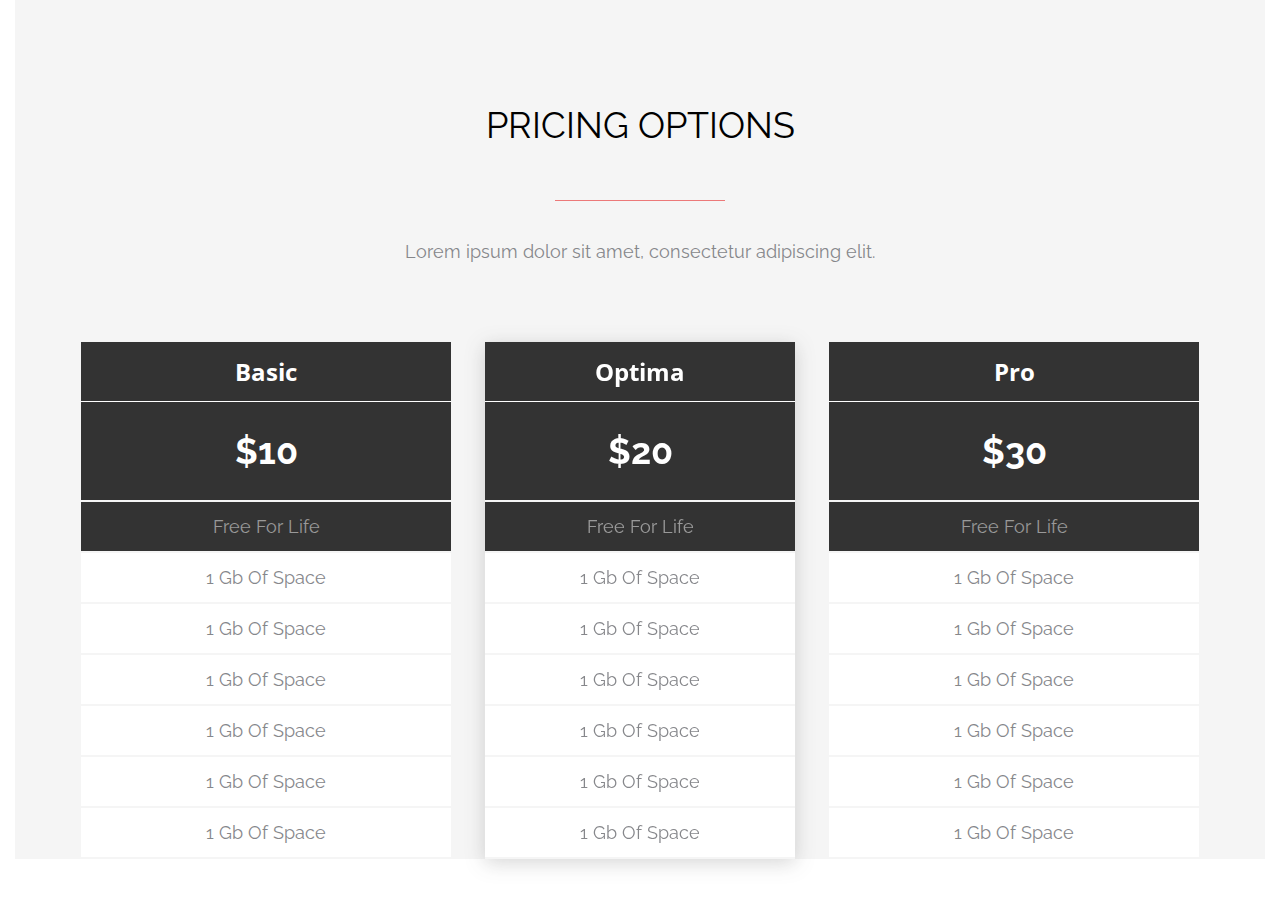
<file: [L3] Вёрстка секции pricing/index.html>
<!DOCTYPE html>
<html lang="ru">
<head>
    <meta charset="UTF-8">
    <meta http-equiv="X-UA-Compatible" content="IE=edge">
    <meta name="viewport" content="width=device-width, initial-scale=1.0">
    <link rel="stylesheet" href="css/style.css">
    <title>Вёрстка секции Tabs</title>
</head>
<body>
    <section>
        <div class="wrapper">
            <div class="pricing_options">
                <div class="section_title">
                    <h2 class="section_title_chapter">PRICING OPTIONS</h2>
                </div>
                <hr class="title_underline">
                <div class="signature_title">
                    <p>Lorem ipsum dolor sit amet, consectetur adipiscing elit.</p>
                </div>
                <div class="price_content">
                        <ul class="price_cart price__first">
                            <li class="price_cart_item item__class">Basic</li>
                            <li class="price_cart_item cart_cost">$10</li>
                            <li class="price_cart_item cart_life">Free for life</li>
                            <li class="price_cart_item">1 gb of space</li>
                            <li class="price_cart_item">1 gb of space</li>
                            <li class="price_cart_item">1 gb of space</li>
                            <li class="price_cart_item">1 gb of space</li>
                            <li class="price_cart_item">1 gb of space</li>
                            <li class="price_cart_item">1 gb of space</li>
                        </ul>
                    <ul class="price_cart price__second">
                        <li class="price_cart_item item__class">Optima</li>
                        <li class="price_cart_item cart_cost">$20</li>
                        <li class="price_cart_item cart_life">Free for life</li>
                        <li class="price_cart_item">1 gb of space</li>
                        <li class="price_cart_item">1 gb of space</li>
                        <li class="price_cart_item">1 gb of space</li>
                        <li class="price_cart_item">1 gb of space</li>
                        <li class="price_cart_item">1 gb of space</li>
                        <li class="price_cart_item">1 gb of space</li>
                    </ul>
                    <ul class="price_cart price__three">
                        <li class="price_cart_item item__class">Pro</li>
                        <li class="price_cart_item cart_cost">$30</li>
                        <li class="price_cart_item cart_life">Free for life</li>
                        <li class="price_cart_item">1 gb of space</li>
                        <li class="price_cart_item">1 gb of space</li>
                        <li class="price_cart_item">1 gb of space</li>
                        <li class="price_cart_item">1 gb of space</li>
                        <li class="price_cart_item">1 gb of space</li>
                        <li class="price_cart_item">1 gb of space</li>
                    </ul>
                </div>
            </div>
        </div>
    </section>
</body>
</html>
</file>
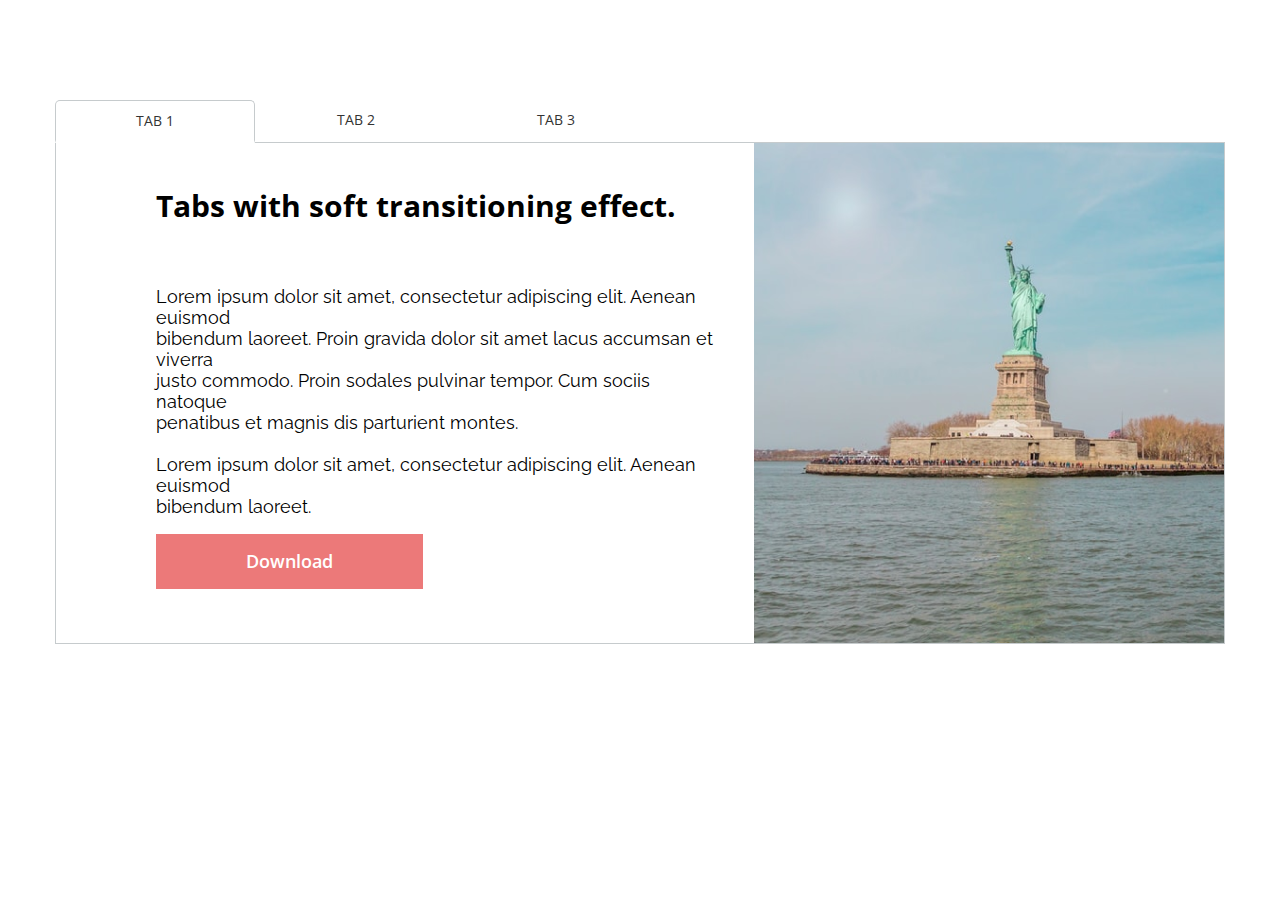
<file: [L4] Вёрстка секции tabs/index.html>
<!DOCTYPE html>
<html lang="ru">
<head>
	<meta charset="UTF-8">
	<meta http-equiv="X-UA-Compatible" content="IE=edge">
	<meta name="viewport" content="width=device-width, initial-scale=1.0">
	<link rel="stylesheet" href="css/style.css">
	<title>tabs section</title>
</head>
<body>
	<section>
		<div class="wrapper">
			<div class="tabs_section">
				<ul class="tabs_button">
					<li class="tabs_button1">TAB 1</li>
					<li class="tabs_button2">TAB 2</li>
					<li class="tabs_button3">TAB 3</li>
				</ul>
				<div class="tabs_content">
					<div class="tabs_content_text">
						<h3 class="tabs_title">Tabs with soft transitioning effect.</h3>
						<p class="tabs_text">Lorem ipsum dolor sit amet, consectetur adipiscing elit. Aenean euismod<br>
						bibendum laoreet. Proin gravida dolor sit amet lacus accumsan et viverra<br>
						justo commodo. Proin sodales pulvinar tempor. Cum sociis natoque<br>
						penatibus et magnis dis parturient montes.<br>
						<br>
						Lorem ipsum dolor sit amet, consectetur adipiscing elit. Aenean euismod<br>
						bibendum laoreet.</p>
						<button class="tabs_download">Download</button>
					</div>
					<img class="statue_of_liberty" src="img/statue_of_liberty.png" alt="">
				</div>
			</div>
		</div>
	</section>
</body>
</html>
</file>
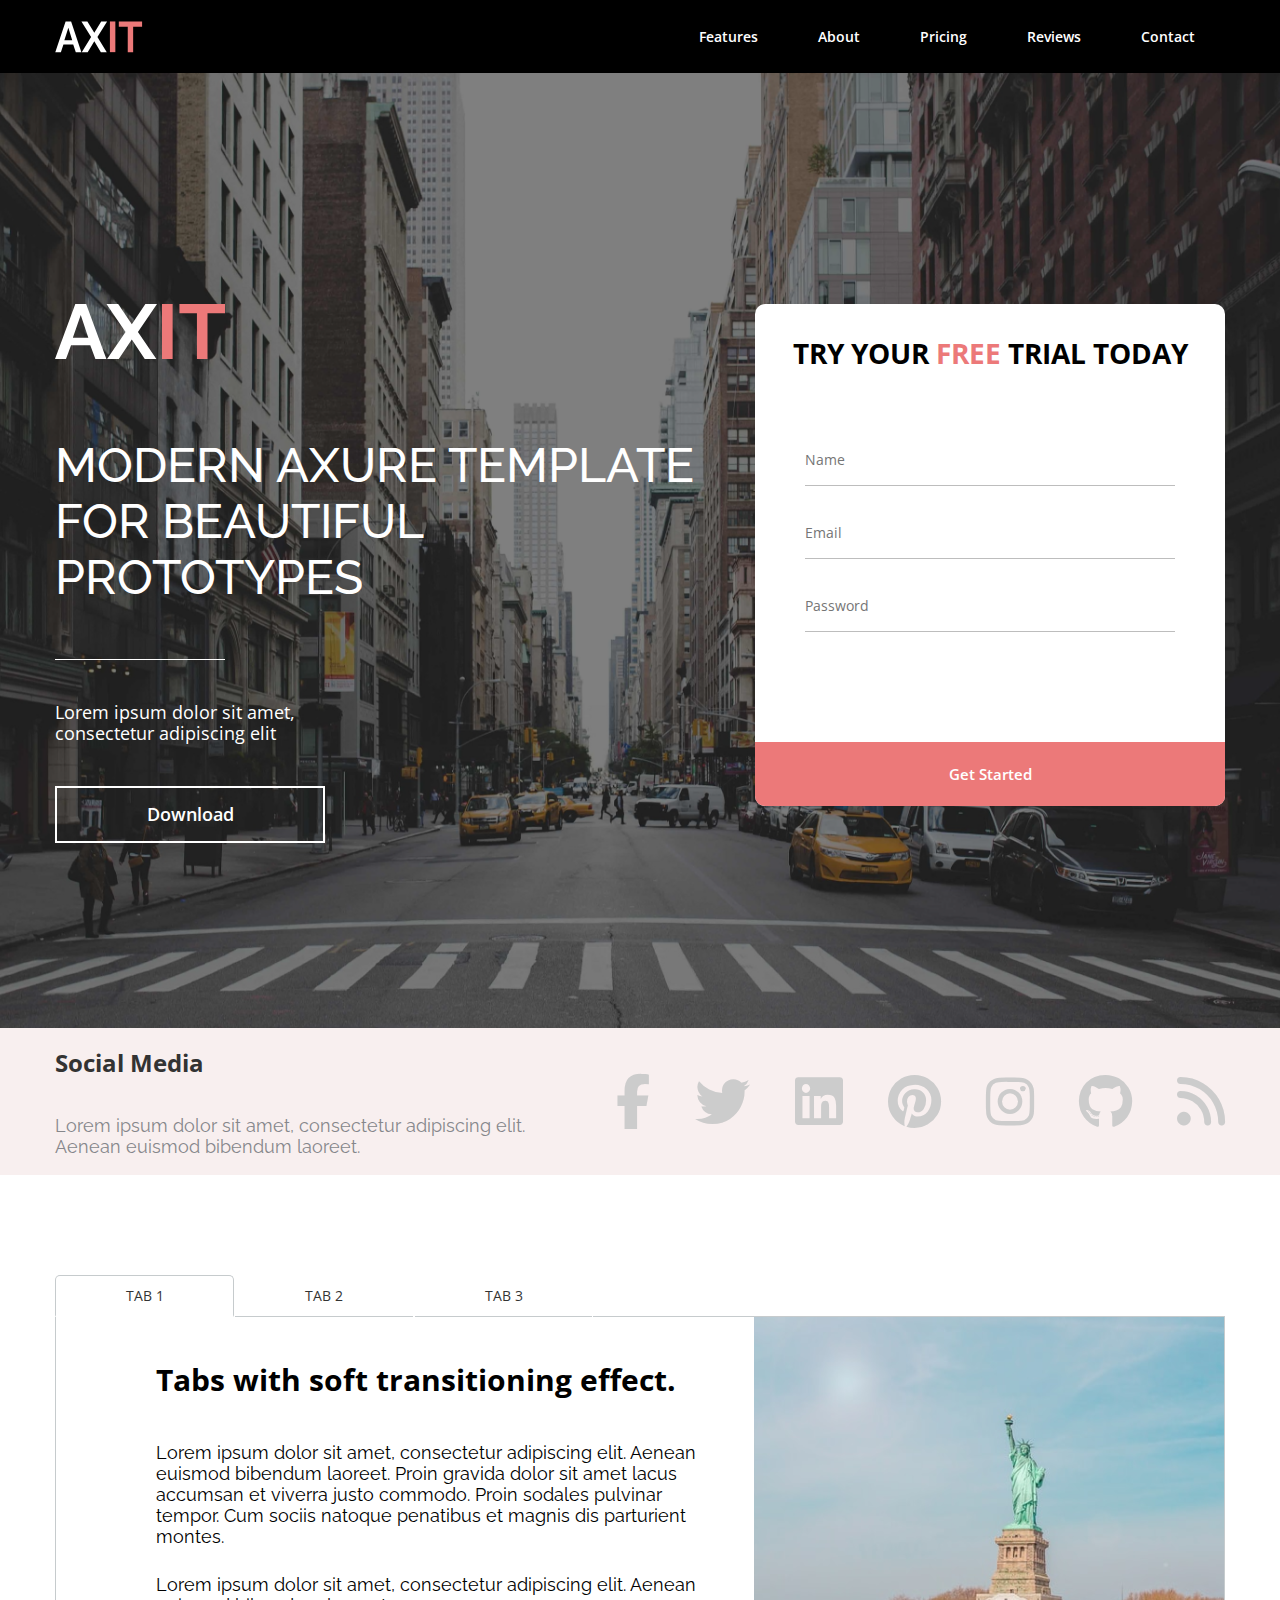
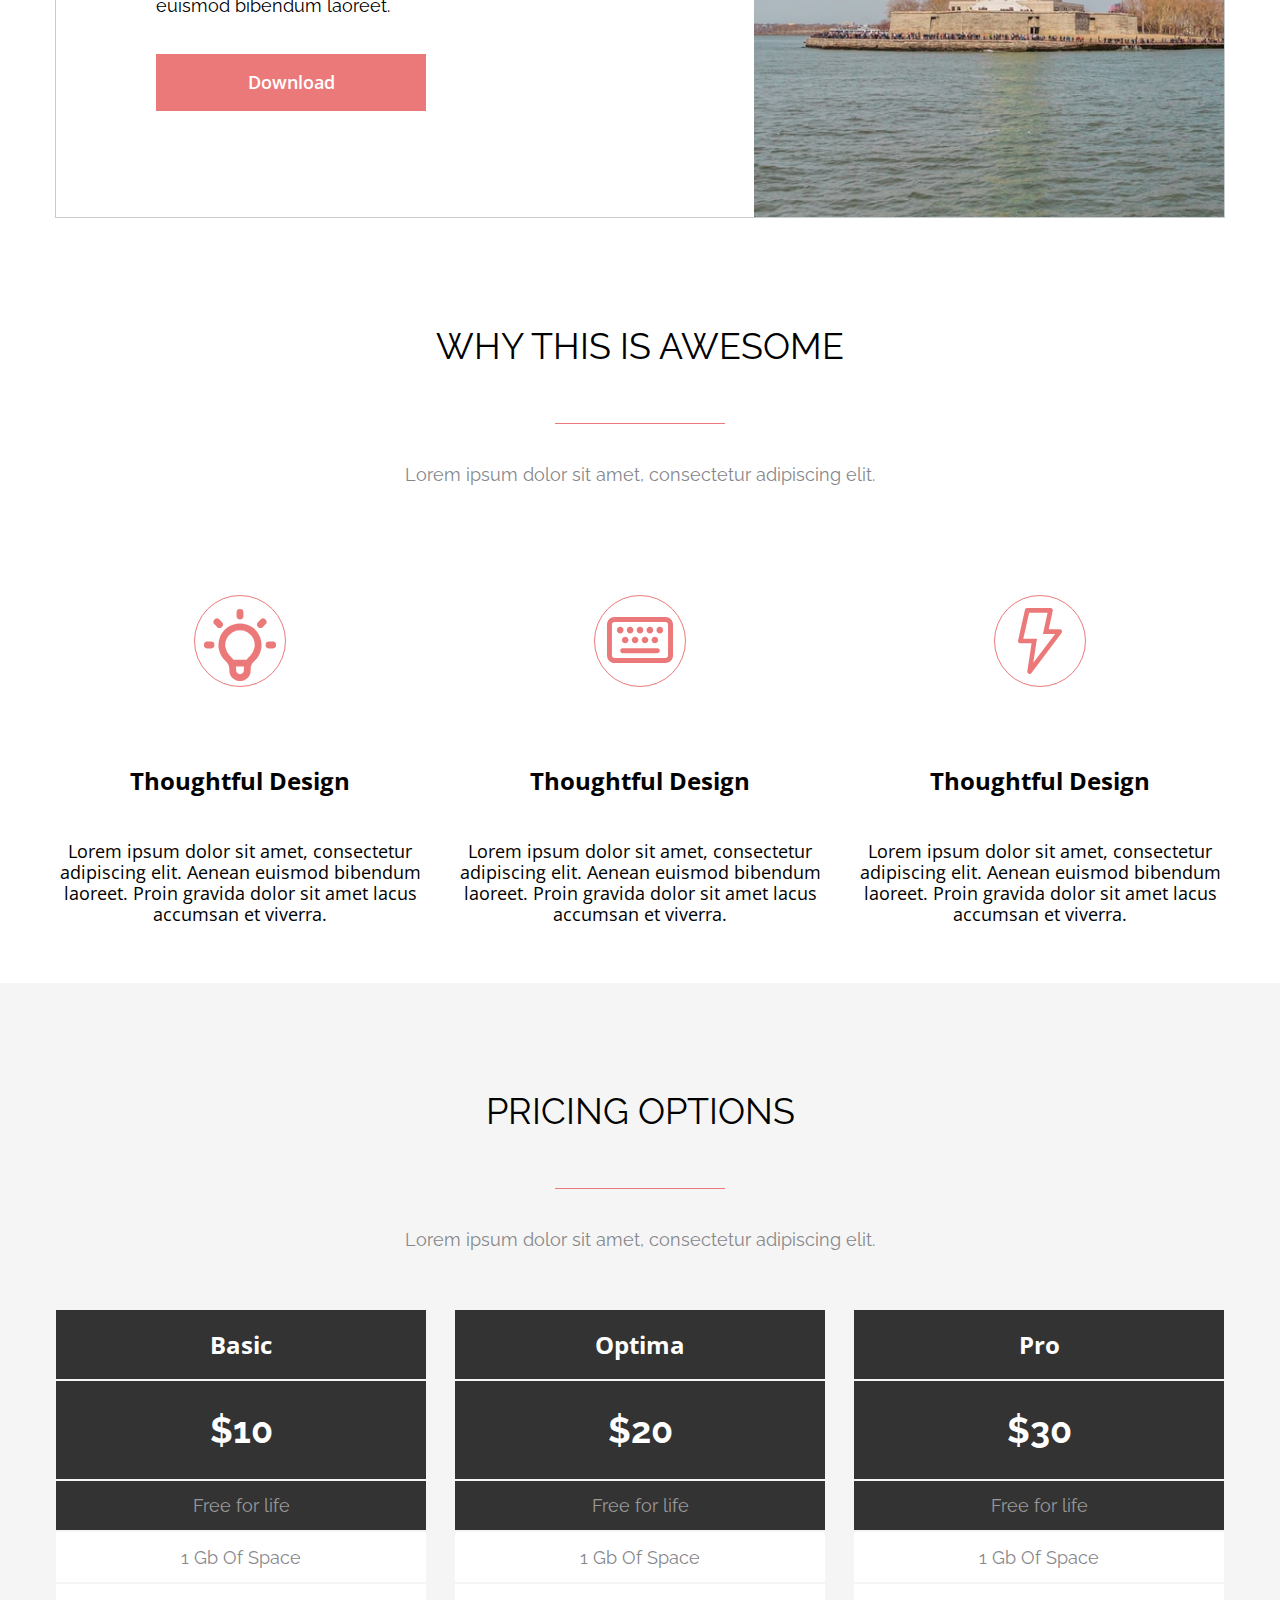
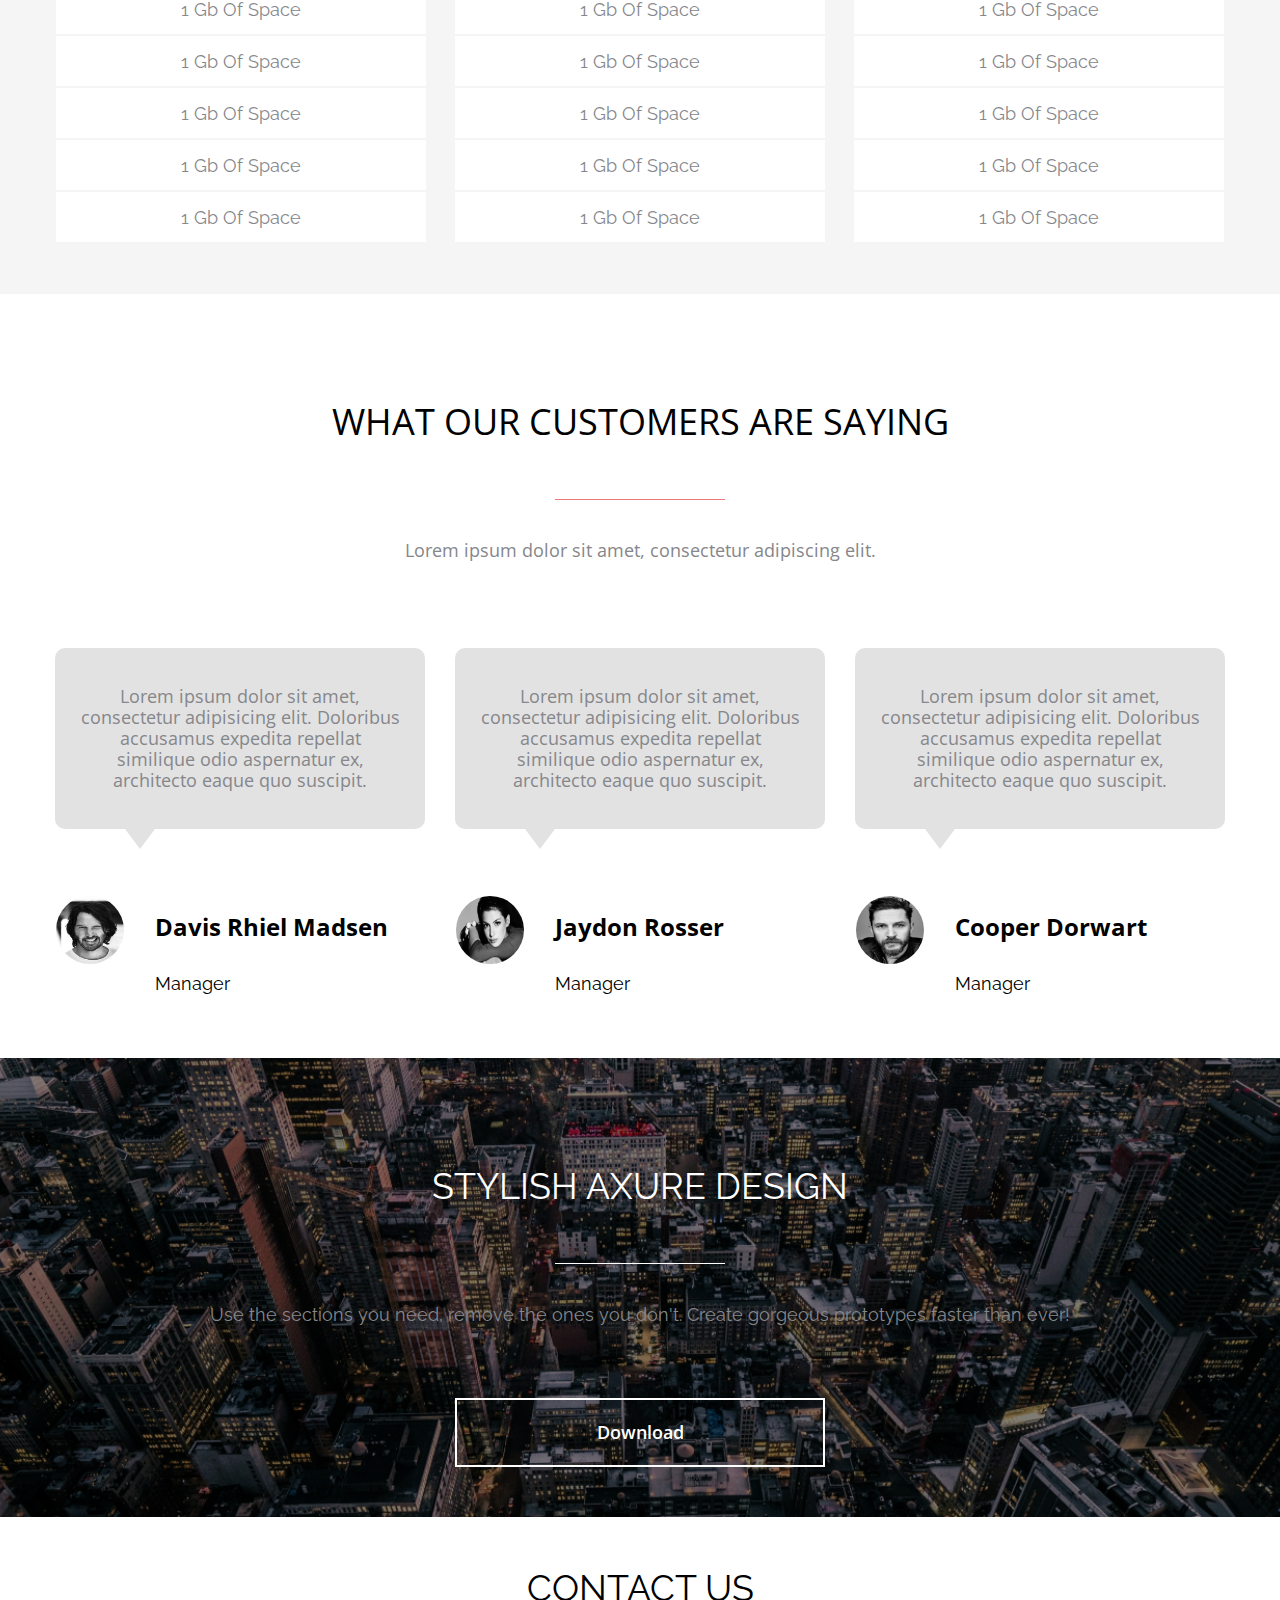
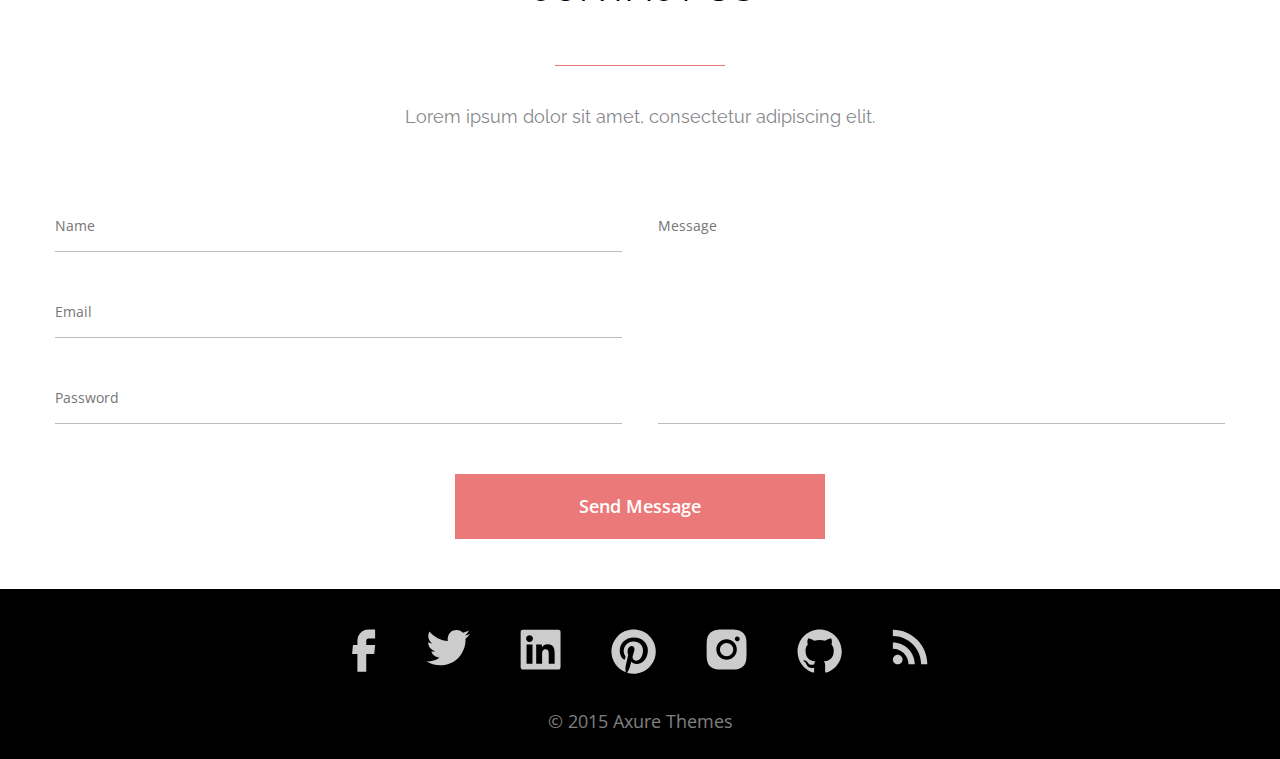
<file: AXIT/index.html>
<!DOCTYPE html>
<html lang="ru">
<head>
	<meta charset="UTF-8">
	<meta http-equiv="X-UA-Compatible" content="IE=edge">
	<meta name="viewport" content="width=device-width, initial-scale=1.0">
	<link rel="stylesheet" href="css/style.css">
	<title>AXIT</title>
</head>
<body>
	<header class="axit-header">
		<div class="wrapper">
			<div class="axit">
				<div class="axit-logo">
					<a href="#">
						<svg width="88" height="32" viewBox="0 0 88 32" fill="none" xmlns="http://www.w3.org/2000/svg">
							<path
								d="M10.6011 0.456055H16.1137L26.3906 31.1461H20.7993L18.2006 23.4952H8.43549L5.87609 31.1461H0.28479L10.6011 0.456055ZM17.2162 19.3023L13.3574 6.63729L9.34112 19.3023H17.2162Z"
								fill="white" />
							<path
								d="M32.3708 0.456055L39.3008 11.7811L46.1915 0.456055H52.0978L42.4115 16.0172L51.7828 31.1461H45.8765L39.3008 20.2533L32.6858 31.1461H26.7401L36.1114 16.0172L26.4251 0.456055H32.3708Z"
								fill="white" />
							<path d="M54.9126 31.1461V0.456055H60.3464V31.1461H54.9126Z" fill="#EC7979" />
							<path d="M87.0875 5.68633H78.1493V31.1461H72.7549V5.68633H63.8167V0.456055H87.0875V5.68633Z" fill="#EC7979" />
						</svg>
					</a>
				</div>
				<div class="burger-menu">
					<input id="menu__toggle" type="checkbox" />
					<label class="menu__btn" for="menu__toggle">
						<span></span>
					</label>
					<nav class="axit-nav">
						<ul class="axit-nav_menu">
							<li><a class="axit-nav_item" href="#">Features</a></li>
							<li><a class="axit-nav_item" href="#">About</a></li>
							<li><a class="axit-nav_item" href="#">Pricing</a></li>
							<li><a class="axit-nav_item" href="#">Reviews</a></li>
							<li><a class="axit-nav_item" href="#">Contact</a></li>
						</ul>
					</nav>
				</div>
			</div>
		</div>
	</header>

<!-- BANNER -->

	<main class="banner">
		<div class="wrapper">
			<div class="banner-content">
				<div class="banner-text">
					<div class="banner-text_logo">
						<svg class="banner-text_logo_img" width="170" height="55" viewBox="0 0 170 55" fill="none" xmlns="http://www.w3.org/2000/svg">
							<path
								d="M20.3089 0H31.161L51.3924 55H40.3853L35.2693 41.2887H16.0456L11.0071 55H0L20.3089 0ZM33.3314 33.7747L25.735 11.0775L17.8284 33.7747H33.3314Z"
								fill="white" />
							<path
								d="M63.165 0L76.8076 20.2958L90.3728 0H102L82.9313 27.8873L101.38 55H89.7526L76.8076 35.4789L63.7851 55H52.0804L70.5289 27.8873L51.4602 0H63.165Z"
								fill="white" />
							<path d="M107 55V0H117.64V55H107Z" fill="#EC7979" />
							<path d="M170 9.37324H152.499V55H141.936V9.37324H124.435V0H170V9.37324Z" fill="#EC7979" />
						</svg>
					</div>
					<h1 class="banner-text_title">MODERN AXURE TEMPLATE FOR BEAUTIFUL PROTOTYPES</h1>
					<div class="banner-text_caption">
						<p>Lorem ipsum dolor sit amet,</p>
						<p>consectetur adipiscing elit</p>
					</div>
					<a class="banner-text_download" href="#">Download</a>
				</div>
				<div class="banner-form">
					<div class="banner-form_title">
						<h3>TRY YOUR <span class="bannet-form_title banner-form_title__free__txt">FREE</span> TRIAL TODAY</h3>
					</div>
					<form action="#" name="banner-form">
						<div class="banner-form_input">
							<input required type="name" placeholder="Name">
						</div>
						<div class="banner-form_input">
							<input required type="email" placeholder="Email">
						</div>
						<div class="banner-form_input">
							<input required  type="password" placeholder="Password">
						</div>
						<div class="banner-form_button">
							<button type="sumbit">Get Started</button>
						</div>
					</form>
				</div>
			</div>
		</div>
	</main>

<!-- SOCIAL MEDIA -->

	<section class="social-media-section">
		<div class="wrapper">
			<div class="social-media">
				<div class="social-media_content">
					<h3 class="social-media_content_title">Social Media</h3>
					<div class="social-media_content_text">
						<p>Lorem ipsum dolor sit amet, consectetur adipiscing elit.</p>
						<p>Aenean euismod bibendum laoreet.</p>
					</div>
				</div>
				<div class="social-media_link">
					<ul class="social-media_link_list">
						<li><a class="social-media_link_item fa-brands fa-facebook-f" href="https://www.facebook.com/"></a></li>
						<li><a class="social-media_link_item fa-brands fa-twitter" href="https://twitter.com/"></a></li>
						<li><a class="social-media_link_item fa-brands fa-linkedin" href="https://www.linkedin.com/"></a></li>
						<li><a class="social-media_link_item fa-brands fa-pinterest" href="http://pinterest.com/"></a></li>
						<li><a class="social-media_link_item fa-brands fa-instagram" href="http://instagram.com/"></a></li>
						<li><a class="social-media_link_item fa-brands fa-github" href="https://github.com/"></a></li>
						<li><a class="social-media_link_item fa-solid fa-rss" href="https://rss.com/"></a></li>
					</ul>
				</div>
			</div>
		</div>
	</section>

<!-- TABS -->

	<section class="tabs-section">
		<div class="wrapper">
			<div class="tabs">
				<ul class="tabs_section_button">
					<li class="tabs_button tabs_button1">TAB 1</li>
					<li class="tabs_button tabs_button2">TAB 2</li>
					<li class="tabs_button tabs_button3">TAB 3</li>
				</ul>
				<div class="tabs_content">
					<div class="tabs_content_text">
						<h3 class="tabs_title">Tabs with soft transitioning effect.</h3>
						<p class="tabs_text">Lorem ipsum dolor sit amet, consectetur adipiscing elit. Aenean euismod
							bibendum laoreet. Proin gravida dolor sit amet lacus accumsan et viverra
							justo commodo. Proin sodales pulvinar tempor. Cum sociis natoque
							penatibus et magnis dis parturient montes.
						</p>
						<p class="tabs_text">Lorem ipsum dolor sit amet, consectetur adipiscing elit. Aenean euismod
							bibendum laoreet.
						</p>
						<a class="tabs_download" href="#">Download</a>
					</div>
					<div class="tabs_img">
						<img src="assets/img/tabs/statue_of_liberty.png" alt="">
					</div>
				</div>
			</div>
		</div>
	</section>

<!-- AWESOME -->


	<section class="awesome-section">
		<div class="wrapper">
			<div class="awesome-title">
				<h2 class="awesome-title_name">WHY THIS IS AWESOME</h2>
				<p class="awesome-title_caption">Lorem ipsum dolor sit amet, consectetur adipiscing elit.</p>
			</div>
			<div class="awesome-carts">
				<div class="awesome-carts_cart">
					<div class="cart_img cart_img__first">
						<img src="assets/img/awesome/lamp_icon.svg" alt="">
					</div>
					<h4>Thoughtful Design</h4>
					<p>Lorem ipsum dolor sit amet, consectetur adipiscing elit. Aenean euismod bibendum laoreet. Proin
						gravida dolor sit amet lacus accumsan et viverra.</p>
				</div>
				<div class="awesome-carts_cart awesome-carts_cart__second">
					<div class="cart_img cart_img__second">
						<img src="assets/img/awesome/keyboard_icon.svg" alt="">
					</div>
					<h4>Thoughtful Design</h4>
					<p>Lorem ipsum dolor sit amet, consectetur adipiscing elit. Aenean euismod bibendum laoreet. Proin
						gravida dolor sit amet lacus accumsan et viverra.</p>
				</div>
				<div class="awesome-carts_cart">
					<div class="cart_img cart_img__third">
						<img src="assets/img/awesome/lightning_icon.svg" alt="">
					</div>
					<h4>Thoughtful Design</h4>
					<p>Lorem ipsum dolor sit amet, consectetur adipiscing elit. Aenean euismod bibendum laoreet. Proin
						gravida dolor sit amet lacus accumsan et viverra.</p>
				</div>
			</div>
		</div>
	</section>

<!-- PRICING OPTIONS -->

	<section class="pricing">
		<div class="wrapper">
			<div class="pricing-title">
				<h2 class="pricing-title_name">PRICING OPTIONS</h2>
				<p class="pricing-title_caption">Lorem ipsum dolor sit amet, consectetur adipiscing elit.</p>
			</div>
			<div class="pricing-list">
				<ul class="pricing-cart pricing-cart__first">
					<li class="pricing-cart_item pricing-cart_item__class">Basic</li>
					<li class="pricing-cart_item pricing-cart_item__cost">$10</li>
					<li class="pricing-cart_item pricing-cart_item__free">Free for life</li>
					<li class="pricing-cart_item">1 gb of space</li>
					<li class="pricing-cart_item">1 gb of space</li>
					<li class="pricing-cart_item">1 gb of space</li>
					<li class="pricing-cart_item">1 gb of space</li>
					<li class="pricing-cart_item">1 gb of space</li>
					<li class="pricing-cart_item">1 gb of space</li>
				</ul>
				<ul class="pricing-cart pricing-cart__second">
					<li class="pricing-cart_item pricing-cart_item__class">Optima</li>
					<li class="pricing-cart_item pricing-cart_item__cost">$20</li>
					<li class="pricing-cart_item pricing-cart_item__free">Free for life</li>
					<li class="pricing-cart_item">1 gb of space</li>
					<li class="pricing-cart_item">1 gb of space</li>
					<li class="pricing-cart_item">1 gb of space</li>
					<li class="pricing-cart_item">1 gb of space</li>
					<li class="pricing-cart_item">1 gb of space</li>
					<li class="pricing-cart_item">1 gb of space</li>
				</ul>
				<ul class="pricing-cart pricing-cart__third">
					<li class="pricing-cart_item pricing-cart_item__class">Pro</li>
					<li class="pricing-cart_item pricing-cart_item__cost">$30</li>
					<li class="pricing-cart_item pricing-cart_item__free">Free for life</li>
					<li class="pricing-cart_item">1 gb of space</li>
					<li class="pricing-cart_item">1 gb of space</li>
					<li class="pricing-cart_item">1 gb of space</li>
					<li class="pricing-cart_item">1 gb of space</li>
					<li class="pricing-cart_item">1 gb of space</li>
					<li class="pricing-cart_item">1 gb of space</li>
				</ul>
			</div>
		</div>
	</section>

<!-- CUSTOMERS -->

	<section class="customers">
		<div class="wrapper">
			<div class="customers-title">
				<h2 class="customers-title_name">WHAT OUR CUSTOMERS ARE SAYING</h2>
				<P class="customers-title_caption">Lorem ipsum dolor sit amet, consectetur adipiscing elit.</P>
			</div>
			<div class="customers-reviews">
				<div class="customers-reviews_cart customers-reviews_cart__first">
					<div class="customers-reviews_comment">
						<p>Lorem ipsum dolor sit amet,
							consectetur adipisicing elit. Doloribus
							accusamus expedita repellat similique
							odio aspernatur ex, architecto eaque
							quo suscipit.</p>
					</div>
					<div class="customers-reviews_data">
						<div class="customers-data_container">
							<img class="customers-data_photo" src="assets/img/customers/keanu.jpg" alt="Davis Rhiel Madsen">
						</div>
						<div class="customers-data_text">
							<p class="customers-data_name">Davis Rhiel Madsen</p>
							<p class="customers-data_post">Manager</p>
						</div>
					</div>
				</div>
				<div class="customers-reviews_cart customers-reviews_cart__second">
					<div class="customers-reviews_comment">
						<p>Lorem ipsum dolor sit amet,
							consectetur adipisicing elit. Doloribus
							accusamus expedita repellat similique
							odio aspernatur ex, architecto eaque
							quo suscipit.</p>
					</div>
					<div class="customers-reviews_data">
						<div class="customers-data_container">
							<img class="customers-data_photo" src="assets/img/customers/anne.jpg" alt="Jaydon Rosser">
						</div>
						<div class="customers-data_text">
							<p class="customers-data_name">Jaydon Rosser</p>
							<p class="customers-data_post">Manager</p>
						</div>
					</div>
				</div>
				<div class="customers-reviews_cart customers-reviews_cart__third">
					<div class="customers-reviews_comment">
						<p>Lorem ipsum dolor sit amet,
							consectetur adipisicing elit. Doloribus
							accusamus expedita repellat similique
							odio aspernatur ex, architecto eaque
							quo suscipit.</p>
					</div>
					<div class="customers-reviews_data">
						<div class="customers-data_container">
							<img class="customers-data_photo" src="assets/img/customers/tom.jpg" alt="Cooper Dorwart">
						</div>
						<div class="customers-data_text">
							<p class="customers-data_name">Cooper Dorwart</p>
							<p class="customers-data_post">Manager</p>
						</div>
					</div>
				</div>
			</div>
		</div>
	</section>

<!-- STYLISH -->

	<section class="stylish-section">
		<div class="wrapper">
			<div class="stylish">
				<div class="stylish-content">
					<h2 class="stylish-title_name">STYLISH AXURE DESIGN</h2>
					<P class="stylish-title_caption">Use the sections you need, remove the ones you don't. Create gorgeous
						prototypes faster than ever!</P>
					<a class="stylish-download" href="#">Download</a>
				</div>
			</div>
		</div>
	</section>

<!-- CONTACT US -->

<section class="contact-us-section">
	<div class="wrapper">
		<div class="contact-us-content">
			<div class="contact-us-title">
				<h2 class="contact-us-title_name">CONTACT US</h2>
				<P class="contact-us-title_caption">Lorem ipsum dolor sit amet, consectetur adipiscing elit.</P>
			</div>
			<form class="contact-us-form" action="#" name="contact-us" id="contact-us" method="get">
				<div class="contact-us-form_input">
					<div class="contact-us-form_input_data">
						<input type="name" required placeholder="Name">
						<input type="email" required placeholder="Email">
						<input type="password" required placeholder="Password">
					</div>
					<div class="contact-us-form_input_message">
						<textarea placeholder="Message"></textarea>
					</div>
				</div>
				<button class="contact-us-form_button" type="submit">Send Message</button>
			</form>
		</div>
	</div>
</section>

<!-- FOOTER -->

	<footer class="axit-footer">
		<div class="wrapper">
			<div class="footer-content">
				<div class="footer-link">
					<ul class="footer-link_list">
						<li><a href="https://www.facebook.com/">
								<svg class="footer-link_item footer-link_item__facebook" width="24" height="43" viewBox="0 0 24 43" fill="none"
									xmlns="http://www.w3.org/2000/svg">
									<path
										d="M5.38853 42.6584H14.2552V24.9029H22.2441L23.1219 16.0806H14.2552V11.6251C14.2552 11.0372 14.4887 10.4734 14.9044 10.0577C15.3201 9.64196 15.884 9.40841 16.4719 9.40841H23.1219V0.541748H16.4719C13.5324 0.541748 10.7133 1.70945 8.63476 3.78798C6.55623 5.86651 5.38853 8.6856 5.38853 11.6251V16.0806H0.955192L0.0773926 24.9029H5.38853V42.6584Z" />
								</svg>
							</a></li>
						<li><a href="https://twitter.com/">
								<svg class="footer-link_item footer-link_item__twitter" width="44" height="37" viewBox="0 0 44 37" fill="none"
									xmlns="http://www.w3.org/2000/svg">
									<path
										d="M39.5198 9.72684C39.5486 10.1148 39.5486 10.5005 39.5486 10.8862C39.5486 22.6899 30.5644 36.2914 14.1456 36.2914C9.08715 36.2914 4.38782 34.8262 0.433289 32.2814C1.15149 32.3634 1.84309 32.3923 2.59011 32.3923C6.6089 32.402 10.5139 31.0581 13.6757 28.5774C11.8124 28.5436 10.0061 27.9289 8.50913 26.819C7.01213 25.709 5.89911 24.1593 5.32547 22.3862C5.87742 22.4682 6.43159 22.5237 7.01235 22.5237C7.81257 22.5237 8.61722 22.4128 9.36424 22.22C7.34211 21.8117 5.5238 20.7156 4.21851 19.1182C2.91321 17.5207 2.20151 15.5204 2.20441 13.4575V13.3467C3.39476 14.0094 4.77574 14.424 6.23874 14.4794C5.01312 13.6649 4.00815 12.5598 3.31349 11.2625C2.61883 9.96526 2.25608 8.51622 2.2576 7.04467C2.2576 5.3866 2.69872 3.86597 3.47234 2.5404C5.71591 5.3002 8.51415 7.55796 11.6858 9.16748C14.8575 10.777 18.3319 11.7024 21.884 11.8837C21.7465 11.2187 21.6623 10.5293 21.6623 9.83767C21.6617 8.66497 21.8923 7.50365 22.3408 6.4201C22.7893 5.33656 23.4469 4.35203 24.2762 3.5228C25.1054 2.69358 26.0899 2.03591 27.1735 1.58741C28.257 1.13891 29.4183 0.908354 30.591 0.908937C33.1624 0.908937 35.4832 1.98624 37.1147 3.72854C39.1136 3.34199 41.0305 2.61227 42.7805 1.57172C42.1142 3.63503 40.7185 5.38462 38.8548 6.49272C40.6276 6.29051 42.3603 5.82429 43.9952 5.10952C42.7741 6.88972 41.261 8.4508 39.5198 9.72684Z" />
								</svg>
							</a></li>
						<li><a href="https://www.linkedin.com/">
								<svg class="footer-link_item footer-link_item__linkedin" width="41" height="41" viewBox="0 0 41 41" fill="none"
									xmlns="http://www.w3.org/2000/svg">
									<path
										d="M38.3334 0.649902H2.86669C2.27879 0.649902 1.71498 0.883443 1.29927 1.29915C0.883565 1.71485 0.650024 2.27867 0.650024 2.86657V38.3332C0.650024 38.9211 0.883565 39.4849 1.29927 39.9007C1.71498 40.3164 2.27879 40.5499 2.86669 40.5499H38.3334C38.9212 40.5499 39.4851 40.3164 39.9008 39.9007C40.3165 39.4849 40.55 38.9211 40.55 38.3332V2.86657C40.55 2.27867 40.3165 1.71485 39.9008 1.29915C39.4851 0.883443 38.9212 0.649902 38.3334 0.649902ZM12.4848 34.6469H6.56187V15.6058H12.4848V34.6469ZM9.52334 13.0056C8.61328 13.0056 7.74049 12.6441 7.09697 12.0006C6.45346 11.3571 6.09194 10.4843 6.09194 9.5742C6.09194 8.66414 6.45346 7.79135 7.09697 7.14784C7.74049 6.50432 8.61328 6.1428 9.52334 6.1428C10.4334 6.1428 11.3062 6.50432 11.9497 7.14784C12.5932 7.79135 12.9547 8.66414 12.9547 9.5742C12.9547 10.4843 12.5932 11.3571 11.9497 12.0006C11.3062 12.6441 10.4334 13.0056 9.52334 13.0056ZM34.6493 34.6469H28.733V25.3879C28.733 23.1801 28.6931 20.3406 25.6562 20.3406C22.5751 20.3406 22.1074 22.7479 22.1074 25.2327V34.6491H16.1955V15.608H21.8702V18.2103H21.9522C22.7391 16.7141 24.672 15.1358 27.5471 15.1358C33.5409 15.1358 34.647 19.0771 34.647 24.2064V34.6469H34.6493Z" />
								</svg>
							</a></li>
						<li><a href="http://pinterest.com/">
								<svg class="footer-link_item footer-link_item__pinterest" width="45" height="45" viewBox="0 0 45 45" fill="none"
									xmlns="http://www.w3.org/2000/svg">
									<path
										d="M16.0386 43.747C18.1666 44.3899 20.3168 44.7667 22.6 44.7667C28.4789 44.7667 34.1171 42.4313 38.2742 38.2742C42.4312 34.1172 44.7666 28.479 44.7666 22.6C44.7666 19.689 44.1933 16.8066 43.0793 14.1172C41.9653 11.4278 40.3325 8.98418 38.2742 6.92582C36.2158 4.86745 33.7722 3.23467 31.0828 2.12069C28.3934 1.00671 25.5109 0.43335 22.6 0.43335C19.689 0.43335 16.8065 1.00671 14.1171 2.12069C11.4278 3.23467 8.98412 4.86745 6.92576 6.92582C2.7687 11.0829 0.433289 16.7211 0.433289 22.6C0.433289 32.0208 6.35179 40.1117 14.7086 43.3037C14.5091 41.5747 14.3096 38.7152 14.7086 36.7423L17.2578 25.792C17.2578 25.792 16.615 24.5063 16.615 22.467C16.615 19.408 18.5213 17.1248 20.6936 17.1248C22.6 17.1248 23.4866 18.5214 23.4866 20.3169C23.4866 22.2232 22.2231 24.9497 21.5803 27.5653C21.2035 29.7377 22.733 31.644 24.9496 31.644C28.8953 31.644 31.9543 27.4324 31.9543 21.4917C31.9543 16.1717 28.1416 12.5364 22.6665 12.5364C16.4155 12.5364 12.7358 17.1914 12.7358 22.0902C12.7358 23.9965 13.3565 25.925 14.3761 27.1885C14.5756 27.3215 14.5756 27.4988 14.5091 27.8313L13.8663 30.2475C13.8663 30.6243 13.6225 30.7574 13.2456 30.4914C10.4083 29.25 8.76796 25.2157 8.76796 21.9572C8.76796 14.9525 13.7333 8.59068 23.3093 8.59068C30.9346 8.59068 36.8753 14.0659 36.8753 21.3365C36.8753 28.9619 32.1538 35.0798 25.393 35.0798C23.2428 35.0798 21.137 33.9272 20.3833 32.575L18.8981 37.8285C18.3883 39.7349 16.9918 42.284 16.0386 43.8135V43.747Z" />
								</svg>
							</a></li>
						<li><a href="http://instagram.com/">
								<svg class="footer-link_item footer-link_item__instagram" width="41" height="41" viewBox="0 0 41 41" fill="none" xmlns="http://www.w3.org/2000/svg">
									<path
										d="M40.4326 12.4094C40.4102 10.7306 40.096 9.06843 39.5038 7.49731C38.9903 6.17208 38.206 4.96853 37.2011 3.96357C36.1961 2.9586 34.9926 2.17432 33.6673 1.66083C32.1164 1.07864 30.4779 0.763833 28.8217 0.729827C26.6893 0.63451 26.0132 0.60791 20.6001 0.60791C15.187 0.60791 14.4932 0.60791 12.3763 0.729827C10.7208 0.764083 9.08305 1.07888 7.53283 1.66083C6.20739 2.17396 5.00366 2.95812 3.99865 3.96313C2.99364 4.96814 2.20948 6.17187 1.69635 7.49731C1.11299 9.04705 0.798872 10.6851 0.767566 12.3407C0.672249 14.4754 0.643433 15.1515 0.643433 20.5646C0.643433 25.9777 0.643433 26.6693 0.767566 28.7884C0.800816 30.4465 1.11337 32.0824 1.69635 33.6362C2.21034 34.9613 2.99509 36.1645 4.00043 37.1691C5.00578 38.1737 6.20962 38.9575 7.53505 39.4705C9.08103 40.0761 10.719 40.4134 12.3785 40.468C14.5131 40.5633 15.1892 40.5921 20.6023 40.5921C26.0154 40.5921 26.7092 40.5921 28.8261 40.468C30.4823 40.4354 32.1209 40.1213 33.6718 39.5392C34.9967 39.0251 36.1999 38.2407 37.2048 37.2358C38.2097 36.2309 38.9942 35.0276 39.5083 33.7027C40.0912 32.1511 40.4038 30.5152 40.437 28.8549C40.5323 26.7225 40.5612 26.0464 40.5612 20.6311C40.5567 15.218 40.5567 14.5308 40.4326 12.4094ZM20.5868 30.8011C14.9254 30.8011 10.3391 26.2148 10.3391 20.5535C10.3391 14.8921 14.9254 10.3058 20.5868 10.3058C23.3046 10.3058 25.9112 11.3855 27.833 13.3073C29.7548 15.2291 30.8344 17.8356 30.8344 20.5535C30.8344 23.2713 29.7548 25.8779 27.833 27.7997C25.9112 29.7215 23.3046 30.8011 20.5868 30.8011ZM31.2423 12.3163C30.9284 12.3166 30.6176 12.255 30.3275 12.135C30.0375 12.0151 29.7739 11.8391 29.552 11.6171C29.33 11.3952 29.154 11.1316 29.034 10.8416C28.914 10.5515 28.8524 10.2407 28.8527 9.92678C28.8527 9.61312 28.9145 9.30254 29.0345 9.01275C29.1546 8.72297 29.3305 8.45967 29.5523 8.23788C29.7741 8.01609 30.0374 7.84016 30.3272 7.72013C30.617 7.6001 30.9275 7.53832 31.2412 7.53832C31.5549 7.53832 31.8654 7.6001 32.1552 7.72013C32.445 7.84016 32.7083 8.01609 32.9301 8.23788C33.1519 8.45967 33.3278 8.72297 33.4478 9.01275C33.5679 9.30254 33.6297 9.61312 33.6297 9.92678C33.6297 11.2479 32.5612 12.3163 31.2423 12.3163Z"/>
									<path
										d="M20.587 27.21C24.2634 27.21 27.2437 24.2297 27.2437 20.5534C27.2437 16.877 24.2634 13.8967 20.587 13.8967C16.9106 13.8967 13.9304 16.877 13.9304 20.5534C13.9304 24.2297 16.9106 27.21 20.587 27.21Z"/>
								</svg>
							</a></li>
						<li><a href="https://github.com/">
								<svg class="footer-link_item footer-link_item__github" width="45" height="44" viewBox="0 0 45 44" fill="none"
									xmlns="http://www.w3.org/2000/svg">
									<path fill-rule="evenodd" clip-rule="evenodd"
										d="M22.6573 0.43335C10.4457 0.43335 0.548248 10.3308 0.548248 22.5424C0.548248 32.309 6.88127 40.5971 15.6681 43.5231C16.7743 43.7226 17.1733 43.0421 17.1733 42.4569C17.1733 41.9316 17.1555 40.5395 17.1489 38.6974C10.9976 40.0319 9.69865 35.7315 9.69865 35.7315C8.69672 33.1779 7.2448 32.4974 7.2448 32.4974C5.23872 31.1253 7.39775 31.1563 7.39775 31.1563C9.61885 31.3115 10.7826 33.4351 10.7826 33.4351C12.7554 36.8133 15.9607 35.8379 17.2154 35.2727C17.4171 33.8429 17.9934 32.8676 18.623 32.3157C13.7153 31.7593 8.55485 29.8618 8.55485 21.3875C8.55485 18.978 9.41713 17.0007 10.8247 15.4579C10.6008 14.8971 9.83608 12.6472 11.0442 9.60592C11.0442 9.60592 12.8995 9.00963 17.1223 11.8691C18.9257 11.3785 20.7861 11.1281 22.6551 11.1243C24.5241 11.1274 26.3845 11.3778 28.1879 11.8691C32.4128 9.00742 34.266 9.60592 34.266 9.60592C35.4741 12.6472 34.716 14.8971 34.4854 15.4579C35.9041 17.0007 36.7553 18.9758 36.7553 21.3875C36.7553 29.884 31.5905 31.7504 26.665 32.2979C27.4519 32.9807 28.1613 34.3284 28.1613 36.3899C28.1613 39.3469 28.1347 41.7321 28.1347 42.4569C28.1347 43.0488 28.5292 43.7359 29.6575 43.5187C38.44 40.5883 44.7663 32.3068 44.7663 22.5424C44.7663 10.3308 34.8689 0.43335 22.6573 0.43335Z" />
								</svg>
							</a></li>
						<li><a href="https://rss.com/">
								<svg class="footer-link_item footer-link_item__rss" width="36" height="36" viewBox="0 0 36 36" fill="none" xmlns="http://www.w3.org/2000/svg">
									<path
										d="M5.699 35.3334C8.36783 35.3334 10.5313 33.1699 10.5313 30.501C10.5313 27.8322 8.36783 25.6687 5.699 25.6687C3.03018 25.6687 0.866669 27.8322 0.866669 30.501C0.866669 33.1699 3.03018 35.3334 5.699 35.3334Z"/>
									<path
										d="M0.866669 0.842041V7.11521C16.4498 7.11521 29.0848 19.7502 29.0848 35.3334H35.358C35.358 16.2922 19.9078 0.842041 0.866669 0.842041ZM0.866669 13.3884V19.6615C9.51167 19.6615 16.5385 26.6884 16.5385 35.3334H22.8117C22.8117 23.2082 12.9918 13.3884 0.866669 13.3884Z"/>
								</svg>
							</a></li>
					</ul>
				</div>
				<div class="footer-copyright">
					<p>© 2015 Axure Themes</p>
				</div>
			</div>
		</div>
	</footer>
</body>
</html>
</file>
<file: [L3] Вёрстка секции pricing/css/style.css>
@import url('https://fonts.googleapis.com/css2?family=Open+Sans:wght@400;700&family=Raleway:wght@400;700&display=swap');

*{
    margin: 0;
    padding: 0;
    font-family: 'Raleway', sans-serif;
    box-sizing: border-box;
    list-style-type: none;
    text-decoration: none;
}

.wrapper{
    max-width: 1770px;
    padding: 0 15px;
    margin: 0 auto;
    text-align: center;
}

.pricing_options{
    background-color: #F5F5F5;
}

.section_title{
    padding: 104px 0 54px 0;
}

.section_title_chapter{
    font-weight: 400;
    font-size: 36px;
    line-height: 42px;
    color: #000000;
}

.title_underline{
    width: 170px;
    height: 1px;
    margin: 0 auto;
    border: none;
    background-color: #EC7979;
}

.signature_title{
    padding: 40px 0 60px 0;
    font-weight: 400;
    font-size: 18px;
    line-height: 21px;
    color: #86878B;
}

/* .price_content{
    margin: 20px 0 0 0;
} */

/* .price__first{
    display: inline-block;
    margin: -20px 0 0 0;
} */

.price_cart{
    width: 370px;
    display: inline-block;
    margin: 20px 0 0 0;
}

.price_cart_item{
    padding: 14px 0;
    font-weight: 400;
    font-size: 18px;
    line-height: 21px;
    text-transform: capitalize;
    color: #86878B;
    border-bottom: 2px solid #F5F5F5;
    background: #FFFFFF;
}

.price__second{
    padding: 0 30px;
    filter: drop-shadow(0px 4px 10px rgba(51, 51, 51, 0.2));
    /* margin: -20px 0 0 0; */
}

.item__class{
    font-family: 'Open Sans', sans-serif;
    padding: 13px 0;
    font-weight: 700;
    font-size: 24px;
    line-height: 33px;
    background: #333333;
    color: #FFFFFF;
    border-bottom: 1px solid ;
}

.cart_cost{
    padding: 28px 0;
    font-weight: 700;
    font-size: 36px;
    line-height: 42px;
    background: #333333;
    color: #FFFFFF;
}

.cart_life{
    padding: 14px 0;
    font-weight: 400;
    font-size: 18px;
    line-height: 21px;
    background: #333333;
    color: rgba(255, 255, 255, 0.5);
}
</file>
<file: [L4] Вёрстка секции tabs/css/style.css>
@import url('https://fonts.googleapis.com/css2?family=Open+Sans:wght@400;600;700&family=Raleway&display=swap');

*{
	margin: 0;
	padding: 0;
	box-sizing: border-box;
	text-decoration: none;
	list-style-type: none;
	font-family: "Open Sans", sans-serif;
}

.wrapper{
	max-width: 1200px;
	padding: 0 15px;
	margin: 0 auto;
}

.tabs_section{
	margin: 100px 0;
	text-align: center;
}

.tabs_button{
	display: flex;
	max-width: 600px;
	justify-content: space-between;
	font-weight: 400;
	font-size: 14px;
	line-height: 19px;
	color: #333333;
	margin-bottom: -1px ;
}

.tabs_button1{
	padding: 10px 80px;
	border: 1px solid #C6CBCD;
	border-bottom: 3px solid #FFFFFF;
	border-radius: 5px 5px 0 0;
	/* закруглить углы */
}

.tabs_button2{
	padding: 10px 80px;
}

.tabs_button3{
	padding: 10px 80px;
}

/* сделано, кроме button1 */

.tabs_content{
display: flex;
justify-content: space-between;
border: 1px solid #C6CBCD;
}

.tabs_content_text{
	display: flex;
	flex-direction: column;
	align-items: center;
	justify-content: space-between;
	max-width: 570px;
	margin: 0 30px 0 100px;
}

.tabs_title{
	font-weight: 700;
	font-size: 30px;
	line-height: 41px;
	padding: 42px 48px 42px 0;
}

.tabs_text{
	font-family: 'Raleway', sans-serif;
	font-weight: 400;
	font-size: 18px;
	line-height: 21px;
	text-align: start;
}

.tabs_download{
	align-self: flex-start;
	font-weight: 600;
	font-size: 18px;
	line-height: 25px;
	color: #FFFFFF;
	padding: 15px 90px;
	margin: 0 0 54px 0;;
	background: #EC7979;
	border: none;
	cursor: pointer;
}
</file>
<file: AXIT/css/style.css>
@import url(fonts.css);
/* @import url(style1024.css); */


*{
	padding: 0;
	margin: 0;
	box-sizing: border-box;
	text-decoration: none;
	list-style-type: none;
	font-family: 'Open Sans', sans-serif;
}

.wrapper {
	max-width: 1200px;
	padding: 0 15px;
	margin: 0 auto;
}

/* HEADER */

.axit-header {
	background: #000000;
}

.axit {
	display: flex;
	justify-content: space-between;
	align-items: center;
}

.axit-logo a {
	display: flex;
	transition: 0.3s;
}

.axit-logo a:hover {
	transform: skew(10deg, 10deg);
}

.axit-nav ul {
	display: flex;
	justify-content: space-between;
}

.axit-nav_item {
	display: flex;
	padding: 27px 30px;
	font-style: normal;
	font-weight: 600;
	font-size: 14px;
	line-height: 19px;
	color: #FFFFFF;
	transition: 0.3s;
}

.axit-nav_item:hover {
	background: #FFFFFF;
	color: #000000;
	box-shadow: inset 0 0 50px #000000;
}

#menu__toggle {
	display: none;
}

/* BANNER */

.banner {
	position: relative;
	background: url(../assets/img/banner/banner_background.png) no-repeat center/cover;
	/* background-repeat: no-repeat;
	background-size: cover;
	background-position: center; */
}

.banner::before {
	position: absolute;
	content: "";
	background: rgba(0, 0, 0, 0.5);
	width: 100%;
	height: 100%;
}

.banner-content {
	position: relative;
	display: flex;
	justify-content: space-between;
	align-items: flex-start;
	padding: 231px 0 185px 0;
}

.banner-text {
	max-width: 670px;
}

.banner-text_logo {
	margin-bottom: 73px;
}

.banner-text_title {
	position: relative;
	font-family: 'Raleway';
	font-style: normal;
	font-weight: 500;
	font-size: 48px;
	line-height: 56px;
	color: #FFFFFF;
	padding-bottom: 55px;
	margin-bottom: 42px;
}

.banner-text_title::before {
position: absolute;
content: "";
background: #FFFFFF;
width: 170px;
height: 1px;
bottom: 0;
}

.banner-text_caption {
	font-family: 'Raleway';
	font-style: normal;
	font-weight: 400;
	font-size: 18px;
	line-height: 21px;
	color: #FFFFFF;
}

.banner-text_download {
	display: flex;
	justify-content: center;
	margin-top: 42px;
	font-style: normal;
	font-weight: 600;
	font-size: 18px;
	line-height: 25px;
	color: #FFFFFF;
	border: 2px solid #FFFFFF;
	padding: 14px 0;
	max-width: 270px;
	transition: 0.3s;
}

.banner-text_download:hover {
	background: #AB4949;
	border: 2px solid #EC7979;
}

.banner-form {
	position: relative;
	display: flex;
	flex-direction: column;
	align-items: center;
	max-width: 470px;
	background: #FFFFFF;
	border-radius: 10px;
}

.banner-form_title {
	font-style: normal;
	font-weight: 700;
	font-size: 24px;
	line-height: 33px;
	padding: 33px 33px;
	margin-bottom: 45px;
	display: flex;
}

.banner-form_title__free__txt {
	color: #EC7979;
}

.banner-form_input input {
	outline: none;
	border: none;
	width: 370px;
	margin: 0 50px 35px 50px;
	border-bottom: 1px solid #BDBDBD;
	padding-bottom: 16px;
	font-style: normal;
	font-weight: 400;
	font-size: 14px;
	line-height: 19px;
}

.banner-form_button button {
	width: 100%;
	padding: 22px 0;
	font-style: normal;
	font-weight: 600;
	font-size: 15px;
	line-height: 20px;
	background: #EC7979;
	color: #FFFFFF;
	border: none;
	border-radius: 0 0 10px 10px;
	cursor: pointer;
	transition: 0.3s;
	margin-top: 75px;
}

.banner-form_button button:hover {
	background: #AB4949;
}

.banner-form_button button:active {
	background: #EC7979;
	box-shadow: inset 0 0 10px #AB4949;
}

/* SOCIAL MEDIA */

.social-media-section {
	background: #F8EFEF;
}

.social-media {
	display: flex;
	justify-content: space-between;
}

.social-media_content {
	max-width: 470px;
}

.social-media_content_title {
	font-style: normal;
	font-weight: 700;
	font-size: 24px;
	line-height: 33px;
	color: #333333;
	margin: 18px 0 36px 0;
}

.social-media_content_text {

	font-style: normal;
	font-weight: 400;
	font-size: 18px;
	line-height: 21px;
	color: #86878B;
	margin-bottom: 18px;
}

.social-media_content_text p {
	font-family: 'Raleway';
}

.social-media_link {
	display: flex;
	align-items: center;
}

.social-media_link_list {
	display: flex;
	flex-wrap: wrap;
}

.social-media_link_item {
	font-size: 55px;
	margin-left: 45px;
	color: #CCCCCC;
	transition: 0.3s;
}

.social-media_link_item.fa-brands.fa-facebook-f {
	margin-left: 0;
}

.social-media_link_item:hover {
	transform: scale(1.1);
}

.fa-facebook-f:hover{color: #3b5998;} .fa-twitter:hover {color: #1DA1F2;} .fa-linkedin:hover {color: #0A66C2;} .fa-pinterest:hover {color: #E60023;} .fa-instagram:hover {color: #833AB4;} .fa-github:hover {color: #000000;} .fa-rss:hover{color: #EE802F;}

/* TABS */

.tabs {
	margin: 100px 0;
	text-align: center;
}

.tabs_section_button {
	display: flex;
	max-width: 46%;
	justify-content: space-between;
	font-weight: 400;
	font-size: 14px;
	line-height: 19px;
	color: #333333;
	margin-bottom: -1px;
}

.tabs_button1 {
	padding: 10px 0;
	width: 33.33%;
	border: 1px solid #C6CBCD;
	border-bottom: 2px solid #FFFFFF;
	border-radius: 5px 5px 0 0;
}

.tabs_button2 {
	padding: 10px 0;
	width: 33.33%;
	border: 1px solid #FFFFFF;
	border-bottom: none;
	border-radius: 5px 5px 0 0;
	cursor: pointer;
	transition: 0.3s;
}

.tabs_button2:hover {
	border: 1px solid #C6CBCD;
	border-bottom: none;
}

.tabs_button3 {
	padding: 10px 0;
	width: 33.33%;
	border: 1px solid #FFFFFF;
	border-bottom: none;
	border-radius: 5px 5px 0 0;
	cursor: pointer;
	transition: 0.3s;
}

.tabs_button3:hover {
	border: 1px solid #C6CBCD;
	border-bottom: none;
}

.tabs_content {
	display: flex;
	justify-content: space-between;
	border: 1px solid #C6CBCD;
}

.tabs_content_text {
	display: flex;
	flex-direction: column;
	max-width: 570px;
	margin: 0 30px 0 100px;
}

.tabs_title {
	text-align: start;
	font-weight: 700;
	font-size: 30px;
	line-height: 41px;
	padding: 42px 0 42px 0;
}

.tabs_text {
	font-family: 'Raleway', sans-serif;
	font-weight: 400;
	font-size: 18px;
	line-height: 21px;
	text-align: start;
	margin-bottom: 27px;
}

.tabs_download {
	align-self: flex-start;
	font-weight: 600;
	font-size: 18px;
	line-height: 25px;
	color: #FFFFFF;
	padding: 15px 0;
	width: 270px;
	margin: 11px 0 54px 0;
	background: #EC7979;
	border: 1px solid #EC7979;
	transition: 0.3s;
}

.tabs_download:hover {
	color: #000000;
	background: #FFFFFF;
	border: 1px solid #000000;
}

.tabs_download:active {
	background: #EC7979;
	box-shadow: inset 0 0 10px #AB4949;
}

.tabs_img {
	display: flex;
	width: 470px;
	height: 100%;
}

/* AWESOME */

.awesome-section{
	text-align: center;
}

.awesome-title {
	margin-top: 107px;
	/* при объединении секций - убрать */
}

.awesome-title_name {
	position: relative;
	font-family: 'Raleway';
	font-style: normal;
	font-weight: 400;
	font-size: 36px;
	line-height: 42px;
	color: #000000;
	padding: 0 0 57px 0;
	margin-bottom: 40px;
}

.awesome-title_name:before {
position: absolute;
content: "";
background: #EC7979;
width: 170px;
height: 1px;
bottom: 0px;
left: 50%;
transform: translate(-50%);
}

.awesome-title_caption {
	font-family: 'Raleway';
	font-style: normal;
	font-weight: 400;
	font-size: 18px;
	line-height: 21px;
	color: #86878B;
	margin-bottom: 110px;
}

.awesome-carts {
	display: flex;
	justify-content: space-between;
}

.awesome-carts_cart {
	max-width: 370px;
	display: inline-block;
	margin-bottom: 58px;
}

.cart_img {
	padding-top: 12px;
	margin-bottom: 77px;
	width: 92px;
	height: 92px;
	border: 1px solid #EC7979;
	border-radius: 50%;
	display: inline-block;
	transition: 0.3s;
}

.cart_img:hover {
	transform: scale(1.1);
}

.awesome-carts_cart__second {
	margin: 0 25px;
}

.cart_img__second {
	padding-top: 21px;
}

.awesome-carts_cart h4 {
	font-style: normal;
	font-weight: 700;
	font-size: 24px;
	line-height: 33px;
	margin: 0px 0px 44px 0px;
}

.awesome-carts_cart p {
	font-style: normal;
	font-weight: 400;
	font-size: 18px;
	line-height: 21px;
	
}

/* PRICING OPTIONS */

.pricing {
	background: #F5F5F5;
	;
	text-align: center;
	padding: 107px 0 50px 0;
}

.pricing-title {
	margin-bottom: 60px;
}

.pricing-title_name {
	font-family: 'Raleway';
	position: relative;
	font-style: normal;
	font-weight: 400;
	font-size: 36px;
	line-height: 42px;
	padding-bottom: 57px;
	margin-bottom: 40px;
}

.pricing-title_name:before {
	position: absolute;
	content: "";
	background: #EC7979;
	width: 170px;
	height: 1px;
	bottom: 0;
	left: 50%;
	transform: translate(-50%);
}

.pricing-title_caption {
	font-family: 'Raleway';
	font-style: normal;
	font-weight: 400;
	font-size: 18px;
	line-height: 21px;
	color: #86878B;
}

.pricing-cart {
	position: relative;
	width: 370px;
	display: inline-block;
	transition: 0.5s;
}

.pricing-cart:hover {
	transform: translate(0, -5%);
	filter: drop-shadow(0px 16px 20px rgba(51, 51, 51, 0.2));
}

.pricing-cart_item {
	font-family: 'Raleway';
	padding: 15px 0 14px 0;
	font-style: normal;
	font-weight: 400;
	font-size: 18px;
	line-height: 21px;
	text-transform: capitalize;
	color: #86878B;
	border-bottom: 2px solid #F5F5F5;
	background: #FFFFFF;
}

.pricing-cart__second {
	margin: 0 25px;
}

.pricing-cart_item__class {
	font-family: 'Open Sans';
	padding: 18px 0;
	font-style: normal;
	font-weight: 700;
	font-size: 24px;
	line-height: 33px;
	background: #333333;
	color: #FFFFFF;
}

.pricing-cart_item__cost {
	font-family: 'Raleway';
	padding: 28px 0;
	font-style: normal;
	font-weight: 700;
	font-size: 36px;
	line-height: 42px;
	background: #333333;
	color: #FFFFFF;
}

.pricing-cart_item__free {
	font-family: 'Raleway';
	padding: 14px 0;
	font-style: normal;
	font-weight: 400;
	font-size: 18px;
	line-height: 21px;
	text-transform: none;
	background: #333333;
	color: rgba(255, 255, 255, 0.5);
}

/* CUSTOMERS */

.customers {
	text-align: center;
}

.customers-title_name {
	position: relative;
	font-style: normal;
	font-weight: 400;
	font-size: 36px;
	line-height: 42px;
	padding-bottom: 57px;
	margin-top: 107px;
}

.customers-title_name:before {
	position: absolute;
	content: "";
	background: #EC7979;
	width: 170px;
	height: 1px;
	bottom: 0;
	left: 50%;
	transform: translate(-50%);
}

.customers-title_caption {
	font-style: normal;
	font-weight: 400;
	font-size: 18px;
	line-height: 21px;
	margin: 40px 0 87px 0;
	color: #86878B;
}

.customers-reviews {
	display: flex;
	justify-content: space-between;
}

.customers-reviews_comment {
	font-family: 'Raleway';
	position: relative;
	max-width: 370px;
	font-style: normal;
	font-weight: 400;
	font-size: 18px;
	line-height: 21px;
	padding: 38px 24px;
	color: #86878B;
	background: #E2E2E2;
	margin-bottom: 66px;
	border-radius: 10px;
	transition: 0.3s;
}

.customers-reviews_comment:before {
	position: absolute;
	content: "";
	width: 0;
	height: 0;
	border-left: 15px solid transparent;
	border-right: 15px solid transparent;
	border-top: 20px solid #E2E2E2;
	bottom: -20px;
	left: 19%;
}

.customers-reviews_comment:hover {
	transform: scale(1.1);
	cursor: default;
}

.customers-reviews_data {
	display: flex;
	width: 100%;
	align-items: flex-start;
}

.customers-data_container {
	width: 70px;
	height: 70px;
	overflow: hidden;
}

.customers-data_photo {
	width: 100%;
	height: 100%;
	border: 1px solid #FFFFFF;
	border-radius: 50%;
}

.customers-data_text {
	display: flex;
	flex-direction: column;
	margin-left: 30px;
}

.customers-data_name {
	font-style: normal;
	font-weight: 700;
	font-size: 24px;
	line-height: 33px;
	padding: 15px 0 30px 0;
}

.customers-data_post {
	font-family: 'Raleway';
	font-style: normal;
	font-weight: 400;
	font-size: 18px;
	line-height: 21px;
	margin-bottom: 64px;
	text-align: start;
}

/* STYLISH */

.stylish-section {
	display: flex;
	position: relative;
	background: url(../assets/img/stylish/stylish_background.png) no-repeat center/cover;
}

.stylish-section::before {
	position: absolute;
	content: "";
	background: rgba(0, 0, 0, 0.5);
	width: 100%;
	height: 100%;
}

.stylish {
	text-align: center;
	background-size: cover;
}

.stylish-title_name {
	font-family: 'Raleway';
	position: relative;
	font-style: normal;
	font-weight: 400;
	font-size: 36px;
	line-height: 42px;
	padding: 107px 0 57px 0;
	color: #FFFFFF;
}

.stylish-title_name:before {
	position: absolute;
	content: "";
	background: #FFFFFF;
	width: 170px;
	height: 1px;
	bottom: 0;
	left: calc(50% - 85px);
}

.stylish-title_caption {
	font-family: 'Raleway';
	position: relative;
	font-style: normal;
	font-weight: 400;
	font-size: 18px;
	line-height: 21px;
	margin: 40px 0 73px 0;
	color: #86878B;
}

.stylish-download {
	position: relative;
	display: flex;
	justify-content: center;
	font-style: normal;
	font-weight: 600;
	font-size: 18px;
	line-height: 25px;
	max-width: 370px;
	padding: 20px 120px 20px 120px;
	border: 2px solid #FFFFFF;
	color: #FFFFFF;
	margin: 0 auto 50px auto;
	transition: 0.3s;
}

.stylish-download:hover {
	color: #EC7979;
	border: 2px solid #EC7979;
}

.stylish-download:active {
	color: #FFFFFF;
	background: #AB4949;
	border: 2px solid #AB4949;
}

/* CONTACT US */

.contact-us-section{
text-align: center;
}

.contact-us-title_name {
	font-family: 'Raleway';
	position: relative;
	font-style: normal;
	font-weight: 400;
	font-size: 36px;
	line-height: 42px;
	padding-bottom: 57px;
	margin-top: 50px;
}

.contact-us-title_name:before {
	position: absolute;
	content: "";
	background: #EC7979;
	width: 170px;
	height: 1px;
	bottom: 0;
	left: 50%;
	transform: translate(-50%);
}

.contact-us-title_caption {
	font-family: 'Raleway';
	font-style: normal;
	font-weight: 400;
	font-size: 18px;
	line-height: 21px;
	margin: 40px 0 89px 0;
	color: #86878B;
}

.contact-us-form {
	display: flex;
	flex-direction: column;
}

.contact-us-form_input {
	display: flex;
	justify-content: space-between;
	margin-bottom: 50px;
}

.contact-us-form_input_data {
	display: flex;
	flex-direction: column;
	width: 48.5%;
}

.contact-us-form_input_message {
	width: 48.5%;
}

.contact-us-form_input_data input {
	outline: none;
	border: none;
	margin-bottom: 50px;
	border-bottom: 1px solid #BDBDBD;
	padding-bottom: 16px;
	font-style: normal;
	font-weight: 400;
	font-size: 14px;
	line-height: 19px;
}

.contact-us-form_input_data input:last-child {
	margin-bottom: 0px;
}

.contact-us-form_input_message textarea {
	outline: none;
	resize: none;
	border: none;
	font-style: normal;
	font-weight: 400;
	font-size: 14px;
	line-height: 19px;
	border-bottom: 1px solid #BDBDBD;
	width: 100%;
	height: 100%;
}

.contact-us-form_button {
	font-style: normal;
	font-weight: 600;
	font-size: 18px;
	line-height: 25px;
	padding: 20px 124px;
	background: #EC7979;
	color: #FFFFFF;
	border: none;
	margin: 0 auto 50px auto;
	cursor: pointer;
	transition: 0.3s;
}

.contact-us-form_button:hover {
	background: #AB4949;
}

.contact-us-form_button:active {
	background: #EC7979;
	box-shadow: inset 0 0 10px #AB4949;
}

/* FOOTER */

.axit-footer {
	text-align: center;
	background-color: #000000;
}


.footer-link_list {
	padding: 40px 0 32px 0px;
	display: flex;
	/* flex-wrap: wrap; */
	justify-content: center;
}

.footer-link_item {
	margin: 0 25px;
	transition: 0.6s;
	fill: #CCCCCC;
}

.footer-link_item:hover {
	transform: rotate(360deg);
}

.footer-link_item__facebook:hover {
	fill: #3b5998;
}

.footer-link_item__twitter:hover {
	fill: #1DA1F2;
}

.footer-link_item__linkedin:hover {
	fill: #0A66C2;
}

.footer-link_item__pinterest:hover {
	fill: #E60023;
}

.footer-link_item__instagram:hover {
	fill: #833AB4;
}

.footer-link_item__github:hover {
	fill: #FFFFFF;
}

.footer-link_item__rss:hover {
	fill: #EE802F;
}

.footer-copyright {
	font-family: 'Raleway';
	font-style: normal;
	font-weight: 400;
	font-size: 18px;
	line-height: 21px;
	color: rgba(255, 255, 255, 0.5);
	padding-bottom: 27px;
}









@media (max-width: 1200px) {

/* HEADER */

.axit-logo {
	padding-left: 116px;
	
}

/* BANNER */

.banner-content {
	padding: 138px 0 106px 0;
}

.banner-text_logo_img {
	width: 112px;
	height: 42px;
}

.banner-text {
	padding: 0 37px 0 116px;
}

.banner-text_title {
	font-weight: 500;
	font-size: 36px;
	line-height: 42px;
}

.banner-text_caption {
	font-weight: 400;
	font-size: 14px;
	line-height: 16px;
}

.banner-text_download {
	max-width: 183px;
	padding: 10px 0;
}

.banner-form_title {
	font-weight: 700;
	font-size: 18px;
	line-height: 25px;
}

.banner-form_input input {
	width: 268px;
}

/* SOCIAL MEDIA */

.social-media_content_title {
	font-weight: 700;
	font-size: 18px;
	line-height: 25px;
}

.social-media_content_text {
	font-family: 'Raleway';
	font-weight: 400;
	font-size: 14px;
	line-height: 16px;
}

.social-media_link_item {
	font-size: 40px;
	margin-left: 20px;
}

.tabs {
	margin: 50px 0 98px 0;
}

.tabs_section_button {
	max-width: 46%;
}

.tabs_button1 {
	padding: 10px 0;
	width: 33.33%;
}

.tabs_button2 {
	padding: 10px 0;
	width: 33.33%;
}

.tabs_button3 {
	padding: 10px 0;
	width: 33.33%;
}

.tabs_content_text {
	margin: 0 26px 0 84px;
	align-items: flex-start;
}

.tabs_title {
	font-weight: 700;
	font-size: 24px;
	line-height: 33px;
	text-align: center;
}

.tabs_text {
	font-weight: 400;
	font-size: 14px;
	line-height: 16px;
}

.tabs_download {
	width: 242px;
}

.tabs_img {
	width: 398px;
	height: 385px;
}

/* AWESOME */

.awesome-title_name {
	font-weight: 400;
	font-size: 24px;
	line-height: 28px;
}

.awesome-title_caption {
	font-weight: 400;
	font-size: 14px;
	line-height: 16px;
	margin-bottom: 65px;
}

.cart_img {
	width: 80px;
	height: 80px;
	padding: 0;
}

.cart_img__second {
padding-top: 16px;
}

.cart_img__third {
	padding-top: 5px;
}

.awesome-carts_cart {
	max-width: 317px;
}

.awesome-carts_cart__second {
	margin: 0;
}

.awesome-carts_cart h4 {
	font-weight: 700;
	font-size: 18px;
	line-height: 25px;
}

.awesome-carts_cart p {
	font-weight: 400;
	font-size: 14px;
	line-height: 16px;
}

/* PRICING OPTIONS */

.pricing-title_name {
	font-weight: 400;
	font-size: 24px;
	line-height: 28px;
	margin-bottom: 32px;
}

.pricing-title_caption {
	font-weight: 400;
	font-size: 14px;
	line-height: 16px;
}

.pricing-cart {
	max-width: 317px;
}

.pricing-list {
	display: flex;
	justify-content: space-between;
}

.customers-title_name {
	font-weight: 400;
	font-size: 24px;
	line-height: 28px;
}

.customers-title_caption {
	font-weight: 400;
	font-size: 14px;
	line-height: 16px;
}

.customers-reviews_cart {
	max-width: 317px;
}

.customers-reviews_cart__second {
	margin: 0 20px;
}

.customers-reviews_comment {
	font-weight: 400;
	font-size: 14px;
	line-height: 16px;
}

.customers-data_container {
	width: 63px;
	height: 63px;
}

.customers-data_name {
	font-weight: 700;
	font-size: 18px;
	line-height: 25px;
}

.customers-data_post {
	font-weight: 400;
	font-size: 14px;
	line-height: 16px;
}

/* STYLISH */

.stylish-title_name {
	font-weight: 400;
	font-size: 24px;
	line-height: 28px;
}

.stylish-title_caption {
	font-weight: 400;
	font-size: 14px;
	line-height: 16px;
}

.stylish-download {
	width: 318px;
}

/* CONTACT US */

.contact-us-title_name {
	font-weight: 700;
	font-size: 24px;
	line-height: 28px;
}

.contact-us-title_caption {
	font-weight: 400;
	font-size: 14px;
	line-height: 16px;
}

/* FOOTER */

.footer-link_item {
width: 38px;
height: 38px;
}

.footer-copyright {
	font-weight: 400;
	font-size: 14px;
	line-height: 16px;
}

}









@media (max-width: 768px) {

/* HEADER */

	.axit-logo {
	padding: 17px 0 16px 4px;
}

#menu__toggle {
	opacity: 0;
}

.menu__btn {
	display: flex;
	align-items: center;
	position: relative;
	top: 0px;
	right: 10px;
	width: 24px;
	height: 18px;
	cursor: pointer;
	z-index: 1;
}

#menu__toggle:checked~.menu__btn>span {
	transform: rotate(45deg);
}

#menu__toggle:checked~.menu__btn>span::before {
	top: 0;
	transform: rotate(0);
}

#menu__toggle:checked~.menu__btn>span::after {
	top: 0;
	transform: rotate(90deg);
}

#menu__toggle:checked~.axit-nav_menu {
	visibility: visible;
	left: 0;
}

.menu__btn>span,
.menu__btn>span::before,
.menu__btn>span::after {
	transition-duration: .25s;
}

.axit-nav_menu {
	transition-duration: .25s;
}

.axit-nav_item {
	transition-duration: .25s;
}

.menu__btn>span,
.menu__btn>span::before,
.menu__btn>span::after {
	display: block;
	position: absolute;
	width: 100%;
	height: 2px;
	background-color: #FFFFFF;
}

.menu__btn>span::before {
	content: '';
	top: -9px;
}

.menu__btn>span::after {
	content: '';
	top: 9px;
}

.axit-nav_menu {
	display: block;
	position: fixed;
	visibility: hidden;
}

/* BANNER */

.banner-content {
	flex-direction: column;
	align-items: center;
	padding: 84px 0 50px 0;
}

.banner-text_logo {
	display: none;
}

.banner-text_title::before {
	left: 50%;
	transform: translate(-50%);
}

.banner-text {
	padding: 0;
	text-align: center;
}

.banner-text_caption {
	margin-bottom: 42px;
}

.banner-text_download {
	margin: 0 auto 56px auto;
}

.banner-form {
	max-width: 288px;
}

.banner-form_title {
	font-weight: 700;
	font-size: 14px;
	line-height: 19px;
	padding: 38px 28px 38px 20px;
	margin: 0;
}

.banner-form_input input {
	max-width: 240px;
	margin: 0 28px 33px 20px;
}

.banner-form_button {
	width: 100%;
}

/* SOCIAL MEDIA */

.social-media {
	flex-direction: column;
	align-items: center;
}

.social-media_content {
	text-align: center;
}

.social-media_content_title {
	margin: 44px 0 26px 0;
}

.social-media_content_text {
	margin-bottom: 35px;
}

.social-media_link {
	margin-bottom: 48px;
}

.social-media_link_item {
	font-size: 25px;
}

/* TABS */

.tabs {
	margin-bottom: 51px;
}

.tabs_section_button {
	max-width: 100%;
}

.tabs_content_text {
	margin: 0 auto;
	align-items: center;
	text-align: center;
	max-width: 243px;
}

.tabs_title {
	font-weight: 700;
	font-size: 18px;
	line-height: 25px;
	padding: 47px 0 76px 0;
}

.tabs_text {
	text-align: center;
	font-weight: 400;
	font-size: 13px;
	line-height: 15px;
	margin-bottom: 29px;
}

.tabs_download {
	margin: 0 auto;
	margin-bottom: 30px;
}

.tabs_img {
	display: none;
}

/* AWESOME */

.awesome-title {
	margin-top: 0;
}

.awesome-title_name {
	font-weight: 400;
	font-size: 18px;
	line-height: 21px;
	padding-bottom: 51px;
	margin-bottom: 25px;
}

.awesome-title_name:before {
	width: 134px;
}

.awesome-title_caption {
	font-weight: 400;
	font-size: 13px;
	line-height: 15px;
	margin-bottom: 83px;
}

.awesome-carts {
	flex-direction: column;
	align-items: center;
}

.awesome-carts_cart {
	margin-bottom: 44px;
}

.cart_img {
	margin-bottom: 65px;
}

.awesome-carts_cart h4 {
	margin-bottom: 41px;
}

/* PRICING OPTIONS */

.pricing {
	padding: 48px 0 26px 0;
}
.pricing-title {
	margin-bottom: 24px;
}

.pricing-title_name {
	margin-bottom: 24px;
}

.pricing-list {
	flex-direction: column;
	align-items: center;
}

.pricing-cart {
	max-width: 288px;
	margin-bottom: 27px;
}

.pricing-cart_item {
	font-weight: 400;
	font-size: 14px;
	line-height: 16px;
	padding: 9px 0;
}

.pricing-cart_item__class {
	font-family: 'Raleway';
	font-weight: 700;
	font-size: 18px;
	line-height: 25px;
}

.pricing-cart_item__cost {
	font-weight: 700;
	font-size: 24px;
	line-height: 28px;
	padding: 27px 0;
}

.pricing-cart_item__free {
	font-weight: 400;
	font-size: 14px;
	line-height: 16px;
}

/* CUSTOMERS */

.customers-title_name {
	margin-top: 48px;
}

.customers-title_caption {
	margin-bottom: 24px;
}

.customers-reviews {
	flex-direction: column;
	align-items: center;
}

.customers-reviews_cart__second,
.customers-reviews_cart__third {
	display: none;
}

/* STYLISH */

.stylish-title_name {
	padding-top: 57px;
}

.stylish-title_caption {
	margin:16px 0 66px 0;
}

.stylish-download {
	max-width: 287px;
	padding: 10px 0;
	margin-bottom: 58px;
}

/* CONTACT US */

.contact-us-title_name {
	font-weight: 400;
}

.contact-us-title_caption {
	margin-bottom: 64px;
}

.contact-us-form_input {
	flex-direction: column;
	align-items: center;
}

.contact-us-form_input_data {
	width: 100%;
}

.contact-us-form_input_message {
	width: 100%;
}

.contact-us-form_input_message textarea {
	width: 100%;
	padding-bottom: 182px;
}

.contact-us-form_input_data input:last-child {
	margin-bottom: 50px;
}

.contact-us-form_button {
	width: 288px;
	padding: 16px 0;
	margin-bottom: 40px;
}

/* FOOTER */

.footer-link_item {
	width: 23px;
	height: 23px;
}

.footer-link_item {
	margin: 0 10px;
}
}
</file>
